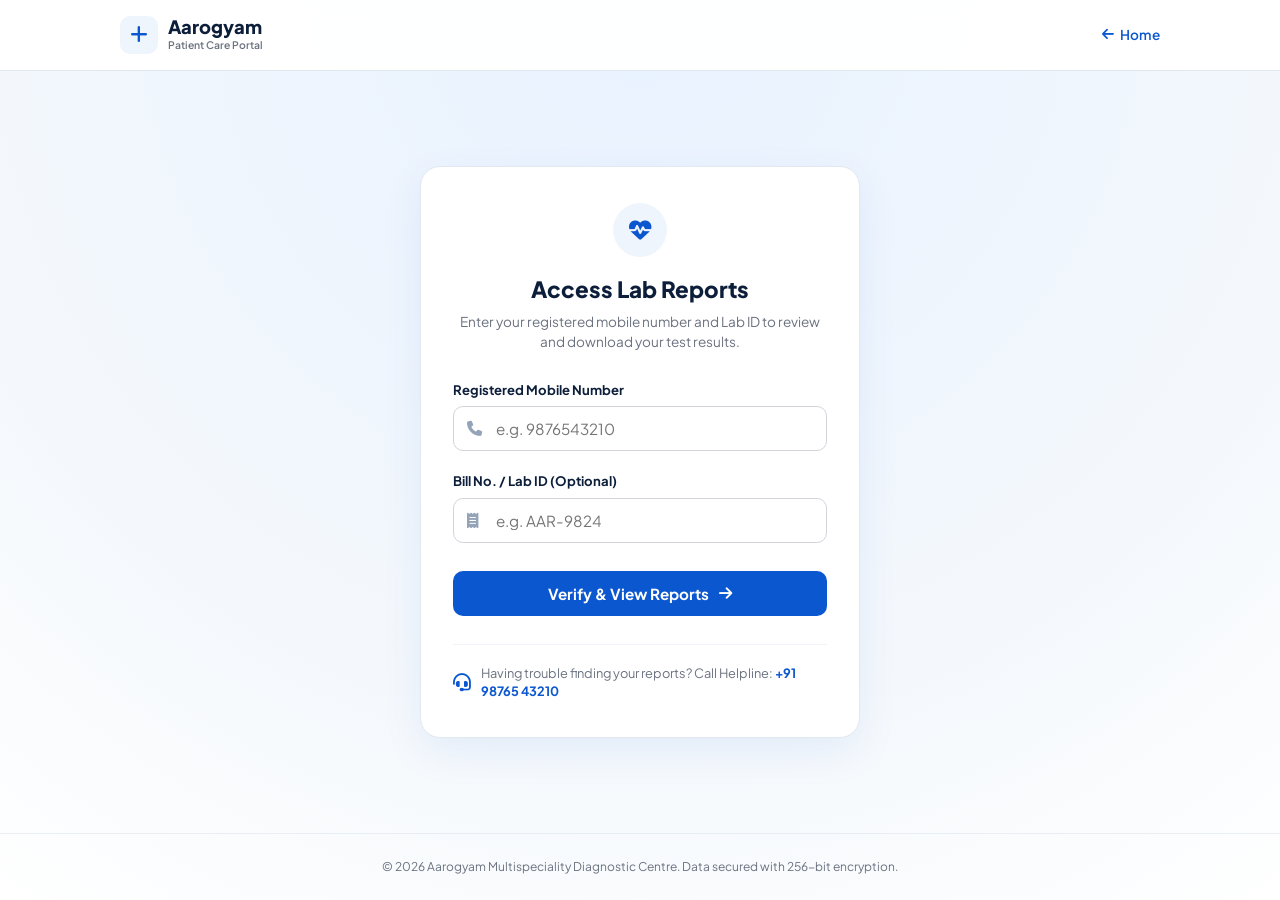
<file: portal/index.html>
<!DOCTYPE html>
<html lang="en">
<head>
  <meta charset="UTF-8" />
  <meta name="viewport" content="width=device-width, initial-scale=1.0" />
  <title>Patient Portal - Aarogyam Diagnostics</title>
  <!-- Google Fonts & Font Awesome Icons -->
  <link rel="preconnect" href="https://fonts.googleapis.com">
  <link rel="preconnect" href="https://fonts.gstatic.com" crossorigin>
  <link href="https://fonts.googleapis.com/css2?family=Plus+Jakarta+Sans:wght@400;500;600;700;800&display=swap" rel="stylesheet">
  <link rel="stylesheet" href="https://cdnjs.cloudflare.com/ajax/libs/font-awesome/6.4.0/css/all.min.css">
  
  <!-- Link to the separate CSS file -->
  <link rel="stylesheet" href="portal.css">
</head>
<body>

  <!-- Top Navigation -->
  <nav class="portal-nav">
    <div class="container nav-inner">
      <a href="../index.html" class="brand-link">
        <div class="brand-icon"><i class="fa-solid fa-plus"></i></div>
        <div class="brand-text">
          <h1>Aarogyam</h1>
          <span>Patient Care Portal</span>
        </div>
      </a>
      <a href="../index.html" class="back-home">
        <i class="fa-solid fa-arrow-left"></i> Home
      </a>
    </div>
  </nav>

  <!-- Login Area -->
  <main class="main-wrap">
    <div class="auth-card">
      <div class="card-top">
        <div class="icon-badge">
          <i class="fa-solid fa-heart-pulse"></i>
        </div>
        <h2>Access Lab Reports</h2>
        <p>Enter your registered mobile number and Lab ID to review and download your test results.</p>
      </div>

      <form id="portalLoginForm">
        <div class="form-group">
          <label for="mobileNumber">Registered Mobile Number</label>
          <div class="input-field">
            <i class="fa-solid fa-phone"></i>
            <input 
              type="tel" 
              id="mobileNumber" 
              placeholder="e.g. 9876543210" 
              pattern="[0-9]{10}" 
              maxlength="10" 
              required 
            />
          </div>
        </div>

        <div class="form-group">
          <label for="billId">Bill No. / Lab ID (Optional)</label>
          <div class="input-field">
            <i class="fa-solid fa-receipt"></i>
            <input 
              type="text" 
              id="billId" 
              placeholder="e.g. AAR-9824" 
            />
          </div>
        </div>

        <button type="submit" class="submit-btn">
          Verify & View Reports <i class="fa-solid fa-arrow-right"></i>
        </button>
      </form>

      <!-- Dynamic Status Message Box -->
      <div id="statusMessage" class="status-box"></div>

      <div class="card-bottom">
        <div class="help-msg">
          <i class="fa-solid fa-headset"></i>
          <div>Having trouble finding your reports? Call Helpline: <a href="tel:+919876543210">+91 98765 43210</a></div>
        </div>
      </div>
    </div>
  </main>

  <footer class="page-footer">
    <p>© 2026 Aarogyam Multispeciality Diagnostic Centre. Data secured with 256-bit encryption.</p>
  </footer>

  <!-- Link to the separate JS file -->
  <script src="portal.js"></script>
</body>
</html>
</file>
<file: portal/portal.css>
/* RESET & BASE VARIABLES */
:root {
  --primary: #0b57d0;
  --primary-dark: #0842a0;
  --navy: #0d1e3a;
  --text: #374151;
  --text-muted: #6b7280;
  --bg-gradient: radial-gradient(circle at top, #e8f2ff 0%, #f4f8fc 65%, #ffffff 100%);
  --card-bg: #ffffff;
  --border: #e2e8f0;
  --radius-lg: 20px;
  --radius-sm: 10px;
  --shadow: 0 14px 40px rgba(11, 87, 208, 0.08);
  --font: 'Plus Jakarta Sans', -apple-system, BlinkMacSystemFont, sans-serif;
}

* {
  margin: 0;
  padding: 0;
  box-sizing: border-box;
}

body {
  font-family: var(--font);
  background: var(--bg-gradient);
  color: var(--text);
  min-height: 100vh;
  display: flex;
  flex-direction: column;
  line-height: 1.5;
}

/* NAV */
.portal-nav {
  background: rgba(255, 255, 255, 0.95);
  backdrop-filter: blur(8px);
  border-bottom: 1px solid var(--border);
  padding: 1rem 0;
  position: sticky;
  top: 0;
  z-index: 100;
}

.container {
  width: 90%;
  max-width: 1040px;
  margin: 0 auto;
}

.nav-inner {
  display: flex;
  justify-content: space-between;
  align-items: center;
}

.brand-link {
  display: flex;
  align-items: center;
  gap: 10px;
  text-decoration: none;
}

.brand-icon {
  width: 38px;
  height: 38px;
  background: #eef5fc;
  color: var(--primary);
  border-radius: 10px;
  display: flex;
  align-items: center;
  justify-content: center;
  font-size: 1.2rem;
}

.brand-text h1 {
  font-size: 1.15rem;
  font-weight: 800;
  color: var(--navy);
  line-height: 1.1;
}

.brand-text span {
  font-size: 0.65rem;
  color: var(--text-muted);
  font-weight: 600;
  display: block;
}

.back-home {
  display: inline-flex;
  align-items: center;
  gap: 6px;
  font-size: 0.85rem;
  font-weight: 600;
  color: var(--primary);
  text-decoration: none;
  transition: transform 0.2s;
}

.back-home:hover {
  transform: translateX(-3px);
  color: var(--primary-dark);
}

/* MAIN CARD CONTAINER */
.main-wrap {
  flex: 1;
  display: flex;
  align-items: center;
  justify-content: center;
  padding: 2.5rem 1rem;
}

.auth-card {
  background: var(--card-bg);
  width: 100%;
  max-width: 440px;
  border-radius: var(--radius-lg);
  border: 1px solid var(--border);
  box-shadow: var(--shadow);
  padding: 2.25rem 2rem;
}

.card-top {
  text-align: center;
  margin-bottom: 1.75rem;
}

.icon-badge {
  width: 54px;
  height: 54px;
  background: #eef5fc;
  color: var(--primary);
  border-radius: 50%;
  display: flex;
  align-items: center;
  justify-content: center;
  font-size: 1.4rem;
  margin: 0 auto 1rem;
}

.card-top h2 {
  font-size: 1.4rem;
  color: var(--navy);
  font-weight: 800;
  margin-bottom: 0.35rem;
}

.card-top p {
  font-size: 0.85rem;
  color: var(--text-muted);
  line-height: 1.45;
}

/* FORM ELEMENTS */
.form-group {
  margin-bottom: 1.25rem;
}

.form-group label {
  display: block;
  font-size: 0.82rem;
  font-weight: 700;
  color: var(--navy);
  margin-bottom: 0.45rem;
}

.input-field {
  position: relative;
}

.input-field i {
  position: absolute;
  left: 14px;
  top: 50%;
  transform: translateY(-50%);
  color: #94a3b8;
  font-size: 0.95rem;
}

.input-field input {
  width: 100%;
  padding: 12px 14px 12px 42px;
  border: 1.5px solid #d1d5db;
  border-radius: var(--radius-sm);
  font-size: 0.95rem;
  font-family: inherit;
  color: var(--navy);
  background: #ffffff;
  outline: none;
  transition: all 0.2s ease;
}

.input-field input:focus {
  border-color: var(--primary);
  box-shadow: 0 0 0 3px rgba(11, 87, 208, 0.12);
}

.submit-btn {
  width: 100%;
  background: var(--primary);
  color: #ffffff;
  border: none;
  border-radius: var(--radius-sm);
  padding: 13px 18px;
  font-size: 0.95rem;
  font-weight: 700;
  font-family: inherit;
  cursor: pointer;
  display: flex;
  align-items: center;
  justify-content: center;
  gap: 10px;
  margin-top: 1.75rem;
  transition: background 0.2s ease;
}

.submit-btn:hover {
  background: var(--primary-dark);
}

/* STATUS FEEDBACK BOX */
.status-box {
  margin-top: 1.25rem;
  padding: 12px 14px;
  border-radius: var(--radius-sm);
  font-size: 0.85rem;
  text-align: center;
  background: #eef5fc;
  border: 1px solid #c9dff7;
  color: var(--primary);
  display: none;
}

.status-box.show {
  display: block;
}

/* CARD FOOTER */
.card-bottom {
  margin-top: 1.75rem;
  padding-top: 1.25rem;
  border-top: 1px solid #f1f5f9;
}

.help-msg {
  display: flex;
  align-items: center;
  gap: 10px;
  font-size: 0.8rem;
  color: var(--text-muted);
  line-height: 1.4;
}

.help-msg i {
  color: var(--primary);
  font-size: 1.1rem;
  flex-shrink: 0;
}

.help-msg a {
  color: var(--primary);
  text-decoration: none;
  font-weight: 700;
}

/* PAGE FOOTER */
.page-footer {
  text-align: center;
  padding: 1.5rem 1rem;
  font-size: 0.75rem;
  color: var(--text-muted);
  border-top: 1px solid rgba(226, 232, 240, 0.7);
}

/* RESPONSIVE */
@media (max-width: 540px) {
  .auth-card {
    padding: 1.75rem 1.25rem;
  }
  .nav-inner {
    flex-direction: row;
  }
}
</file>
